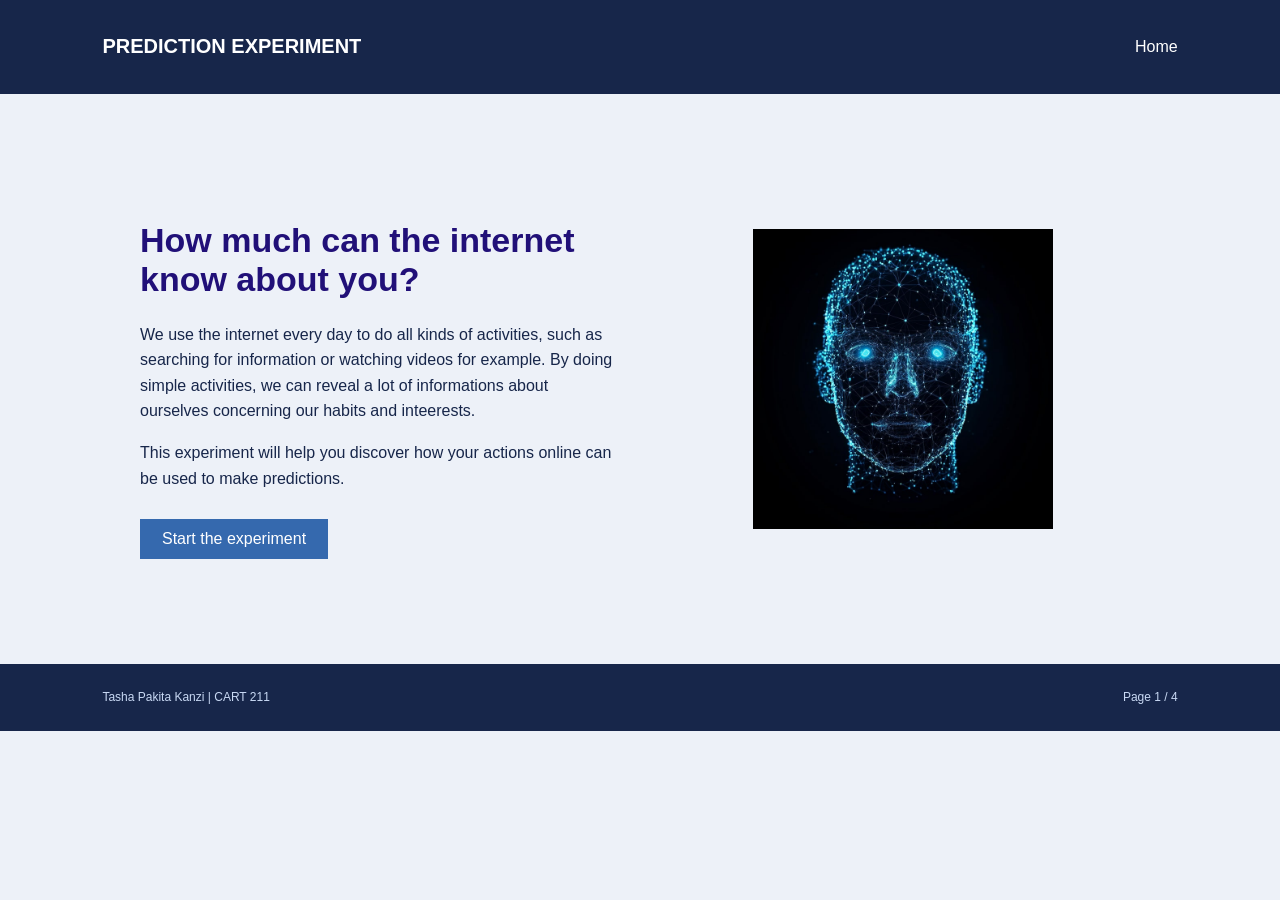
<file: index.html>
<!DOCTYPE html>
<html lang="en">
<head>
    <meta charset="UTF-8">
    <title>The Prediction Experiment</title>
    <link rel="stylesheet" href="design.css">
</head>
<body>

    <header>
      <h1><a href="index.html">PREDICTION EXPERIMENT</a></h1>
      <p>Home</p>
  </header>

    <main class="home">

        <div class="home-text">

            <h1>How much can the internet know about you?</h1>

            <p>
              We use the internet every day to do all kinds of activities,
              such as searching for information or watching videos for example.
              By doing simple activities, we can reveal a lot of informations
              about ourselves concerning our habits and inteerests.
            </p>

            <p>
              This experiment will help you discover how
              your actions online can be used to make predictions.
            </p>

            <a href="quiz.html" class="button">Start the experiment</a>
        </div>

        <div class="home-image">
            <img src="images/default.jpg" alt="Profile placeholder" class="profile-image">
        </div>

    </main>

    <footer>
        <p>Tasha Pakita Kanzi | CART 211 <span>Page 1 / 4</span></p>
    </footer>

</body>
</html>
</file>
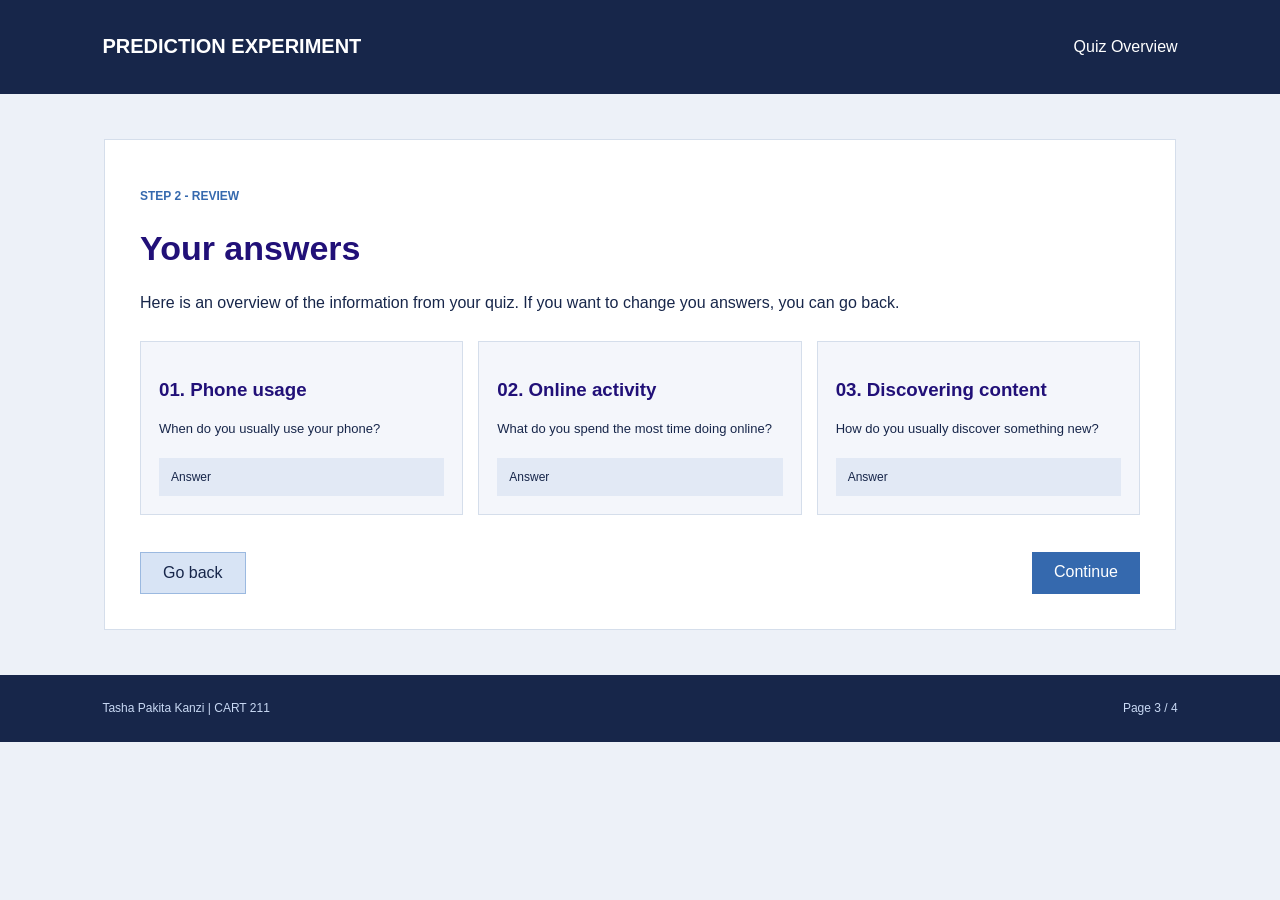
<file: confirmquiz.html>
<!DOCTYPE html>
<html lang="en">
<head>
    <meta charset="UTF-8">
    <title>The Prediction Experiment - Answers</title>
    <link rel="stylesheet" href="design.css">
</head>
<body>

    <header>
      <h1><a href="index.html">PREDICTION EXPERIMENT</a></h1>
      <p>Quiz Overview</p>
  </header>

    <main class="content">

        <p class="small-title">STEP 2 - REVIEW</p>
        <h1>Your answers</h1>

        <p>
            Here is an overview of the information from your quiz.
            If you want to change you answers, you can go back.
        </p>

        <div class="answers">

            <section class="answer-box">
                <h3>01. Phone usage</h3>
                <p>When do you usually use your phone?</p>
                <div class="answer-space">Answer</div>
            </section>

            <section class="answer-box">
                <h3>02. Online activity</h3>
                <p>What do you spend the most time doing online?</p>
                <div class="answer-space">Answer</div>
            </section>

            <section class="answer-box">
                <h3>03. Discovering content</h3>
                <p>How do you usually discover something new?</p>
                <div class="answer-space">Answer</div>
            </section>

        </div>

        <div class="buttons">
            <a href="quiz.html" class="button button-light">Go back</a>
            <a href="main.html" class="button">Continue</a>
        </div>

    </main>

    <footer>
        <p>Tasha Pakita Kanzi | CART 211 <span>Page 3 / 4</span></p>
    </footer>

</body>
</html>
</file>
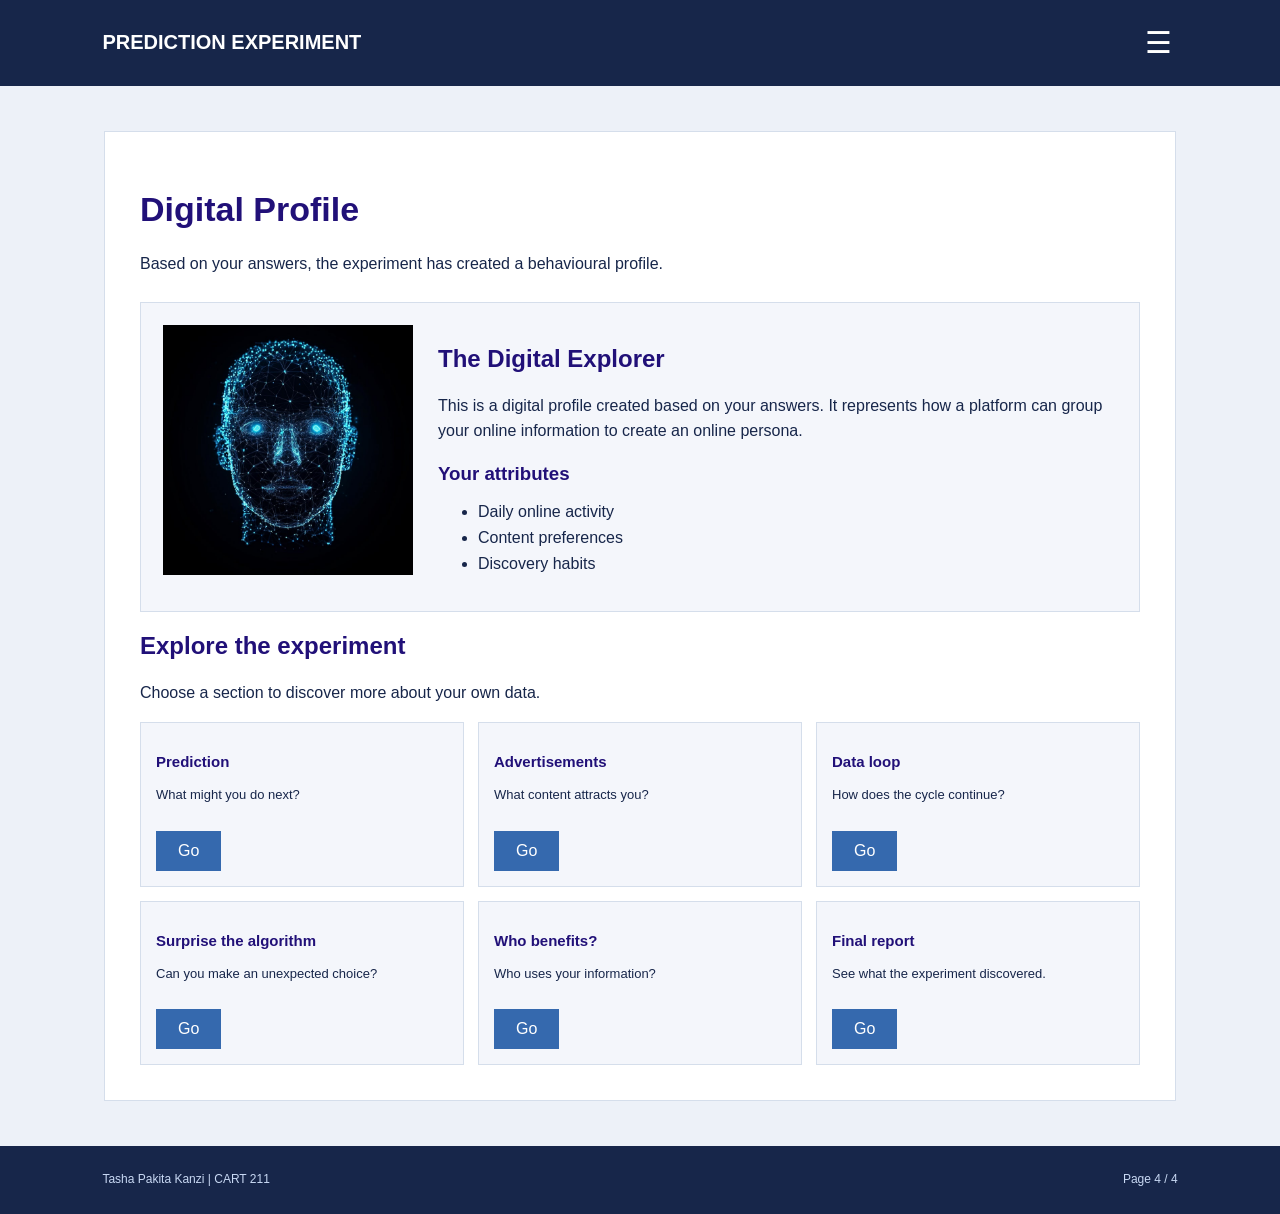
<file: main.html>
<!DOCTYPE html>
<html lang="en">
<head>
    <meta charset="UTF-8">
    <title>The Prediction Experiment - Profile</title>
    <link rel="stylesheet" href="design.css">
</head>
<body>

    
<header>
    <h1><a href="index.html">PREDICTION EXPERIMENT</a></h1>

    <div class="menu">
        <button class="menu-button" onclick="toggleMenu()">
            ☰
        </button>

        <nav id="navigation">
            <a href="main.html">Profile</a>
            <a href="main.html">Prediction</a>
            <a href="main.html">Advertisements</a>
            <a href="main.html">Data Loop</a>
            <a href="main.html">Surprise the Algorithm</a>
            <a href="main.html">Who Benefits?</a>
            <a href="main.html">Final Report</a>
        </nav>
    </div>
</header>

    <main class="content">

        <h1>Digital Profile</h1>

        <p>
            Based on your answers, the experiment has created
            a behavioural profile.
        </p>

        <section class="profile">

            <div class="profile-photo">
                <img src="images/default.jpg" alt="Profile placeholder" class="profile-image">
            </div>

            <div class="profile-text">
                <h2>The Digital Explorer</h2>

                <p>
                  This is a digital profile created based on your answers.
                  It represents how a platform can group your online information
                  to create an online persona.
                </p>

                <h3>Your attributes</h3>

                <ul>
                    <li>Daily online activity</li>
                    <li>Content preferences</li>
                    <li>Discovery habits</li>
                </ul>
            </div>

        </section>

        <h2>Explore the experiment</h2>

        <p>Choose a section to discover more about your own data.</p>

        <div class="future-pages">

            <div class="future-box">
                <h3>Prediction</h3>
                <p>What might you do next?</p>
                <a href="main.html" class="button">Go</a>
            </div>

            <div class="future-box">
                <h3>Advertisements</h3>
                <p>What content attracts you?</p>
                <a href="main.html" class="button">Go</a>
            </div>

            <div class="future-box">
                <h3>Data loop</h3>
                <p>How does the cycle continue?</p>
                <a href="main.html" class="button">Go</a>
            </div>

            <div class="future-box">
                <h3>Surprise the algorithm</h3>
                <p>Can you make an unexpected choice?</p>
                <a href="main.html" class="button">Go</a>
            </div>

            <div class="future-box">
                <h3>Who benefits?</h3>
                <p>Who uses your information?</p>
                <a href="main.html" class="button">Go</a>
            </div>

            <div class="future-box">
                <h3>Final report</h3>
                <p>See what the experiment discovered.</p>
                <a href="main.html" class="button">Go</a>
            </div>

        </div>

    </main>

    <footer>
        <p>Tasha Pakita Kanzi | CART 211 <span>Page 4 / 4</span></p>
    </footer>
</body>

<script>
    function toggleMenu() {
        var menu = document.getElementById("navigation");

        if (menu.style.display === "block") {
            menu.style.display = "none";
        } else {
            menu.style.display = "block";
        }
    }
</script>

</html>
</file>
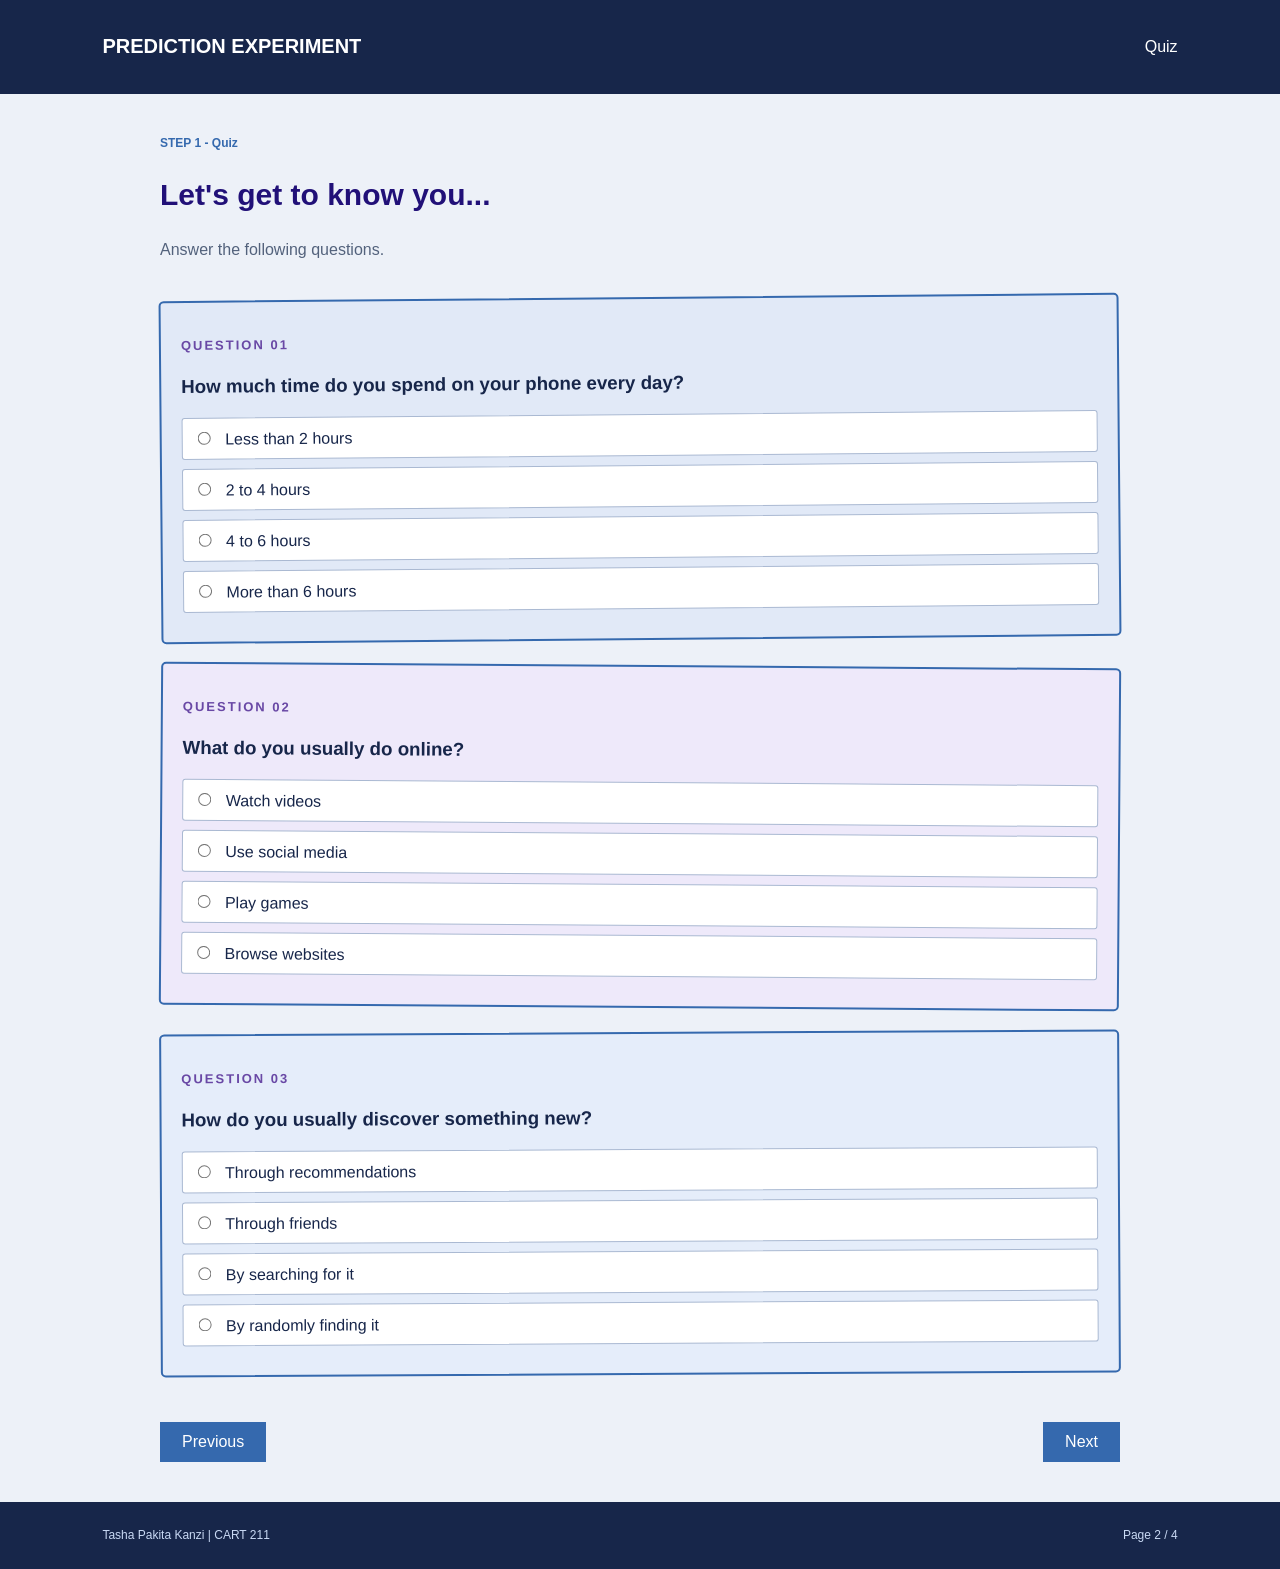
<file: quiz.html>
<!DOCTYPE html>
<html lang="en">

<head>
    <meta charset="UTF-8">
    <title>The Prediction Experiment - Quiz</title>
    <link rel="stylesheet" href="design.css">
</head>

<body>

    <header>
      <h1><a href="index.html">PREDICTION EXPERIMENT</a></h1>
      <p>Quiz</p>
  </header>

    <main class="quiz-page">

        <p class="small-title">STEP 1 - Quiz</p>
        <h2>Let's get to know you...</h2>
        <p class="quiz-intro">
            Answer the following questions.
        </p>

        <form>

            <div class="quiz-question question-one">

                <p class="question-number">QUESTION 01</p>
                <h3>How much time do you spend on your phone every day?</h3>

                <label>
                    <input type="radio" name="time">
                    Less than 2 hours
                </label>

                <label>
                    <input type="radio" name="time">
                    2 to 4 hours
                </label>

                <label>
                    <input type="radio" name="time">
                    4 to 6 hours
                </label>

                <label>
                    <input type="radio" name="time">
                    More than 6 hours
                </label>

            </div>


            <div class="quiz-question question-two">

                <p class="question-number">QUESTION 02</p>
                <h3>What do you usually do online?</h3>

                <label>
                    <input type="radio" name="activity">
                    Watch videos
                </label>

                <label>
                    <input type="radio" name="activity">
                    Use social media
                </label>

                <label>
                    <input type="radio" name="activity">
                    Play games
                </label>

                <label>
                    <input type="radio" name="activity">
                    Browse websites
                </label>

            </div>


            <div class="quiz-question question-three">

                <p class="question-number">QUESTION 03</p>
                <h3>How do you usually discover something new?</h3>

                <label>
                    <input type="radio" name="discovery">
                    Through recommendations
                </label>

                <label>
                    <input type="radio" name="discovery">
                    Through friends
                </label>

                <label>
                    <input type="radio" name="discovery">
                    By searching for it
                </label>

                <label>
                    <input type="radio" name="discovery">
                    By randomly finding it
                </label>

            </div>


            <div class="quiz-buttons">

                <a href="index.html" class="button">
                    Previous
                </a>

                <a href="confirmquiz.html" class="button">
                    Next
                </a>

            </div>

        </form>

    </main>

    <footer>
        <p>Tasha Pakita Kanzi | CART 211 <span>Page 2 / 4</span></p>
    </footer>

</body>
</html>
</file>
<file: design.css>
/* Basic design for The Prediction Experiment */

body {
    margin: 0;
    background-color: #edf1f8;
    color: #17264a;
    font-family: Arial, Helvetica, sans-serif;
}

/* Header */

header {
    background-color: #17264a;
    color: white;
    padding: 18px 8%;
    display: flex;
    justify-content: space-between;
    align-items: center;
}

header h2 {
    font-size: 18px;
    margin: 0;
    color: white;
}

header h1 {
    font-size: 20px;
    color: white;
}

header p {
    color: #c9d9f4;
}

/* Main content */

main {
    width: 84%;
    max-width: 1000px;
    margin: 45px auto;
}

h1 {
    color: #211078;
    font-size: 34px;
}

h2, h3 {
    color: #211078;
}

p {
    line-height: 1.6;
}

.small-title {
    color: #3569ae;
    font-size: 12px;
    font-weight: bold;
}

/* Home page */

.home {
    display: flex;
    align-items: center;
    gap: 50px;
    min-height: 480px;
}

.home-text {
    flex: 1;
}

.home-image {
    flex: 1;
    height: 300px;
    background-color: #d8e4f5;
    border: 2px solid #9bb9e0;
    display: flex;
    flex-direction: column;
    justify-content: center;
    align-items: center;
}

/* Simple profile illustration */

.person {
    width: 90px;
    height: 120px;
    background-color: #6c80bd;
    border-radius: 45px 45px 10px 10px;
    position: relative;
    margin-top: 40px;
}

.person:before {
    content: "";
    width: 60px;
    height: 60px;
    background-color: #9bb9e0;
    border-radius: 50%;
    position: absolute;
    top: -70px;
    left: 15px;
}

/* Buttons */

.button {
    display: inline-block;
    background-color: #3569ae;
    color: white;
    padding: 11px 22px;
    text-decoration: none;
    margin-top: 12px;
    border: none;
    cursor: pointer;
}

.button:hover {
    background-color: #211078;
}

.button-light {
    background-color: #d8e4f5;
    color: #17264a;
    border: 1px solid #9bb9e0;
}

/* Questionnaire */

.content {
    background-color: white;
    padding: 35px;
    border: 1px solid #d5deeb;
}

.progress {
    margin: 25px 0;
    color: #53627c;
    font-size: 13px;
}

.progress-line {
    width: 100%;
    height: 8px;
    background-color: #d8e4f5;
    margin-top: 8px;
}

.question {
    background-color: #f4f6fb;
    border: 1px solid #d5deeb;
    padding: 18px;
    margin-bottom: 16px;
}

.question h3 {
    font-size: 16px;
}

.question label {
    display: inline-block;
    margin: 7px 18px 7px 0;
}

/* Navigation buttons */

.buttons {
    display: flex;
    justify-content: space-between;
    margin-top: 25px;
}

/* Answer confirmation page */

.answers {
    display: flex;
    gap: 15px;
    margin-top: 25px;
}

.answer-box {
    background-color: #f4f6fb;
    border: 1px solid #d5deeb;
    padding: 18px;
    flex: 1;
}

.answer-box p {
    font-size: 13px;
}

.answer-space {
    background-color: #e2e9f5;
    padding: 12px;
    font-size: 12px;
    margin-top: 18px;
}

.info-box {
    background-color: #e7eef9;
    padding: 15px 20px;
    margin-top: 22px;
    border-left: 4px solid #6c80bd;
}

/* Main profile page */

.profile {
    display: flex;
    gap: 25px;
    background-color: #f4f6fb;
    border: 1px solid #d5deeb;
    padding: 22px;
    margin-top: 25px;
}

.profile-picture {
    width: 35%;
    height: 220px;
    background-color: #d8e4f5;
    display: flex;
    flex-direction: column;
    align-items: center;
    justify-content: center;
}

.profile-text {
    flex: 1;
}

.profile-text li {
    margin-bottom: 8px;
}

/* Future pages */

.future-pages {
    display: grid;
    grid-template-columns: repeat(3, 1fr);
    gap: 14px;
}

.future-box {
    background-color: #f4f6fb;
    border: 1px solid #d5deeb;
    padding: 15px;
}

.future-box h3 {
    font-size: 15px;
}

.future-box p {
    font-size: 13px;
}

.future-box button {
    background-color: #d8e0ed;
    color: #68758c;
    border: 1px solid #c3cede;
    padding: 7px 12px;
}

/* Footer */

footer {
    background-color: #17264a;
    color: #c9d9f4;
    padding: 12px 8%;
    font-size: 12px;
}

footer p {
    display: flex;
    justify-content: space-between;
}

/* Image */
.profile-image {
    width: 300px;
    height: auto;
    display: block;
    object-fit: contain;
    background: none;
    border: none;
    border-radius: 0;
}

.profile-image {
    background: transparent;
    border: none;
    outline: none;
    box-shadow: none;
    border-radius: 0;
}

.home-image,
.profile-image-container {
    background: transparent;
    border: none;
    box-shadow: none;
}


/* PAGE 4 - IMAGE */

.profile-photo {
    display: inline-block;
    width: 250px;
    padding: 0;
    margin: 0;
    background: transparent;
    border: none;
    box-shadow: none;
    flex-shrink: 0;
}

.profile-photo .profile-image {
    display: block;
    width: 100%;
    height: auto;
    margin: 0;
    padding: 0;
    background: transparent;
    border: none;
    box-shadow: none;
}


/* QUIZ PAGE */

.quiz-page {
    width: 75%;
    margin: 40px auto;
}

.quiz-page h2 {
    color: #211078;
    font-size: 30px;
}

.quiz-intro {
    color: #53627c;
    margin-bottom: 35px;
}

/* Individual questions */

.quiz-question {
    padding: 20px;
    margin-bottom: 25px;
    border: 2px solid #3569ae;
    border-radius: 5px;
}

.question-one {
    background-color: #e1e9f7;
    transform: rotate(-0.5deg);
}

.question-two {
    background-color: #eee9fa;
    transform: rotate(0.4deg);
}

.question-three {
    background-color: #e5edfa;
    transform: rotate(-0.3deg);
}

.question-number {
    color: #6948a5;
    font-size: 13px;
    font-weight: bold;
    letter-spacing: 2px;
}

.quiz-question h3 {
    color: #17264a;
    margin-bottom: 20px;
}

/* Answer choices */

.quiz-question label {
    display: block;
    background-color: white;
    padding: 10px;
    margin: 9px 0;
    border: 1px solid #aab9d2;
    border-radius: 3px;
    cursor: pointer;
}

.quiz-question label:hover {
    background-color: #d8e4f5;
}

.quiz-question input {
    margin-right: 10px;
}

/* Quiz navigation */

.quiz-buttons {
    display: flex;
    justify-content: space-between;
    margin-top: 35px;
}

/* Header*/

header {
    display: flex;
    justify-content: space-between;
    align-items: center;
}

header h1 a {
    color: white;
    text-decoration: none;
}

header p {
    color: white;
}

/* Main header nav */
nav {
    display: flex;
    gap: 12px;
    flex-wrap: wrap;
    justify-content: flex-end;
}

nav a {
    color: white;
    text-decoration: none;
    font-size: 13px;
}

nav a:hover {
    text-decoration: underline;
}


/* HAMBURGER MENU */

.menu {
    position: relative;
}

.menu-button {
    background-color: transparent;
    color: white;
    border: none;
    font-size: 30px;
    cursor: pointer;
}

.menu nav {
    display: none;
    position: absolute;
    right: 0;
    top: 45px;
    width: 210px;
    background-color: #17264a;
    border: 1px solid #3569ae;
    padding: 10px;
    z-index: 10;
}

.menu nav a {
    display: block;
    color: white;
    padding: 10px;
    text-decoration: none;
}

.menu nav a:hover {
    background-color: #3569ae;
}
</file>
